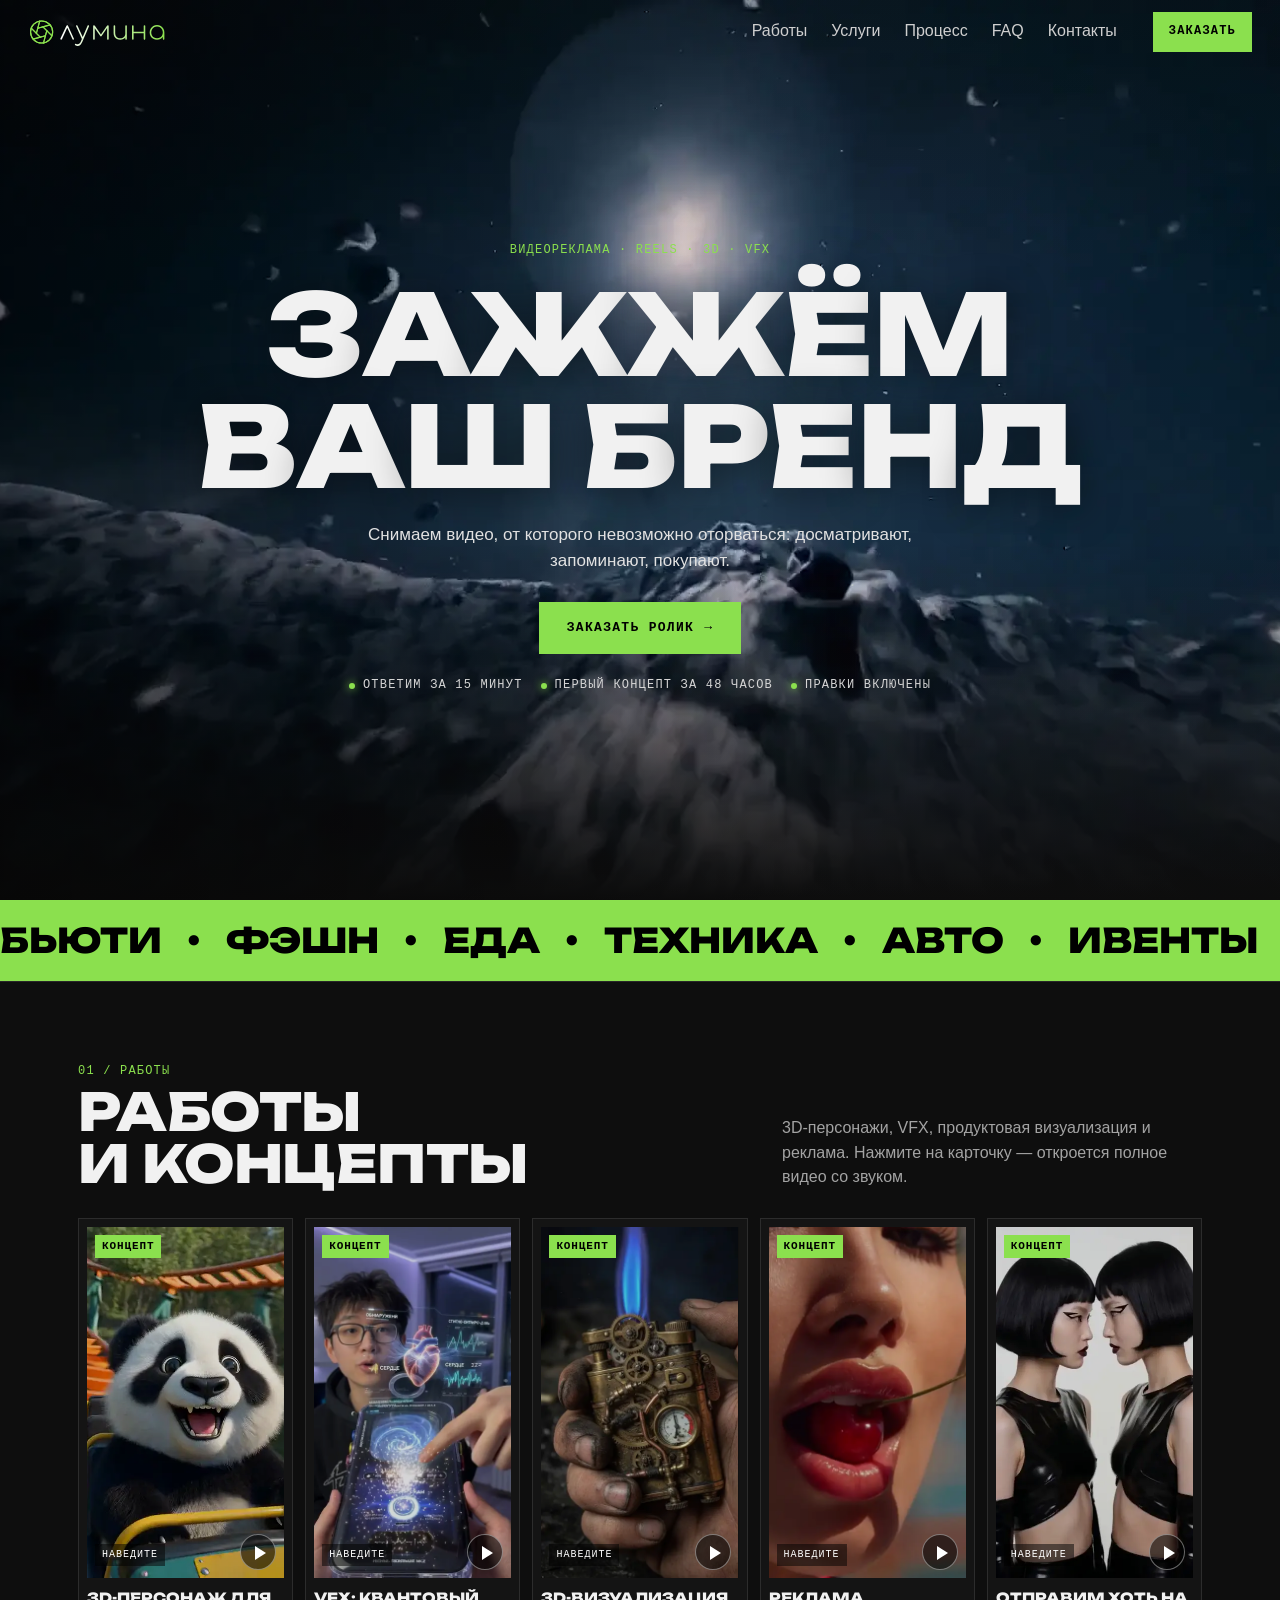
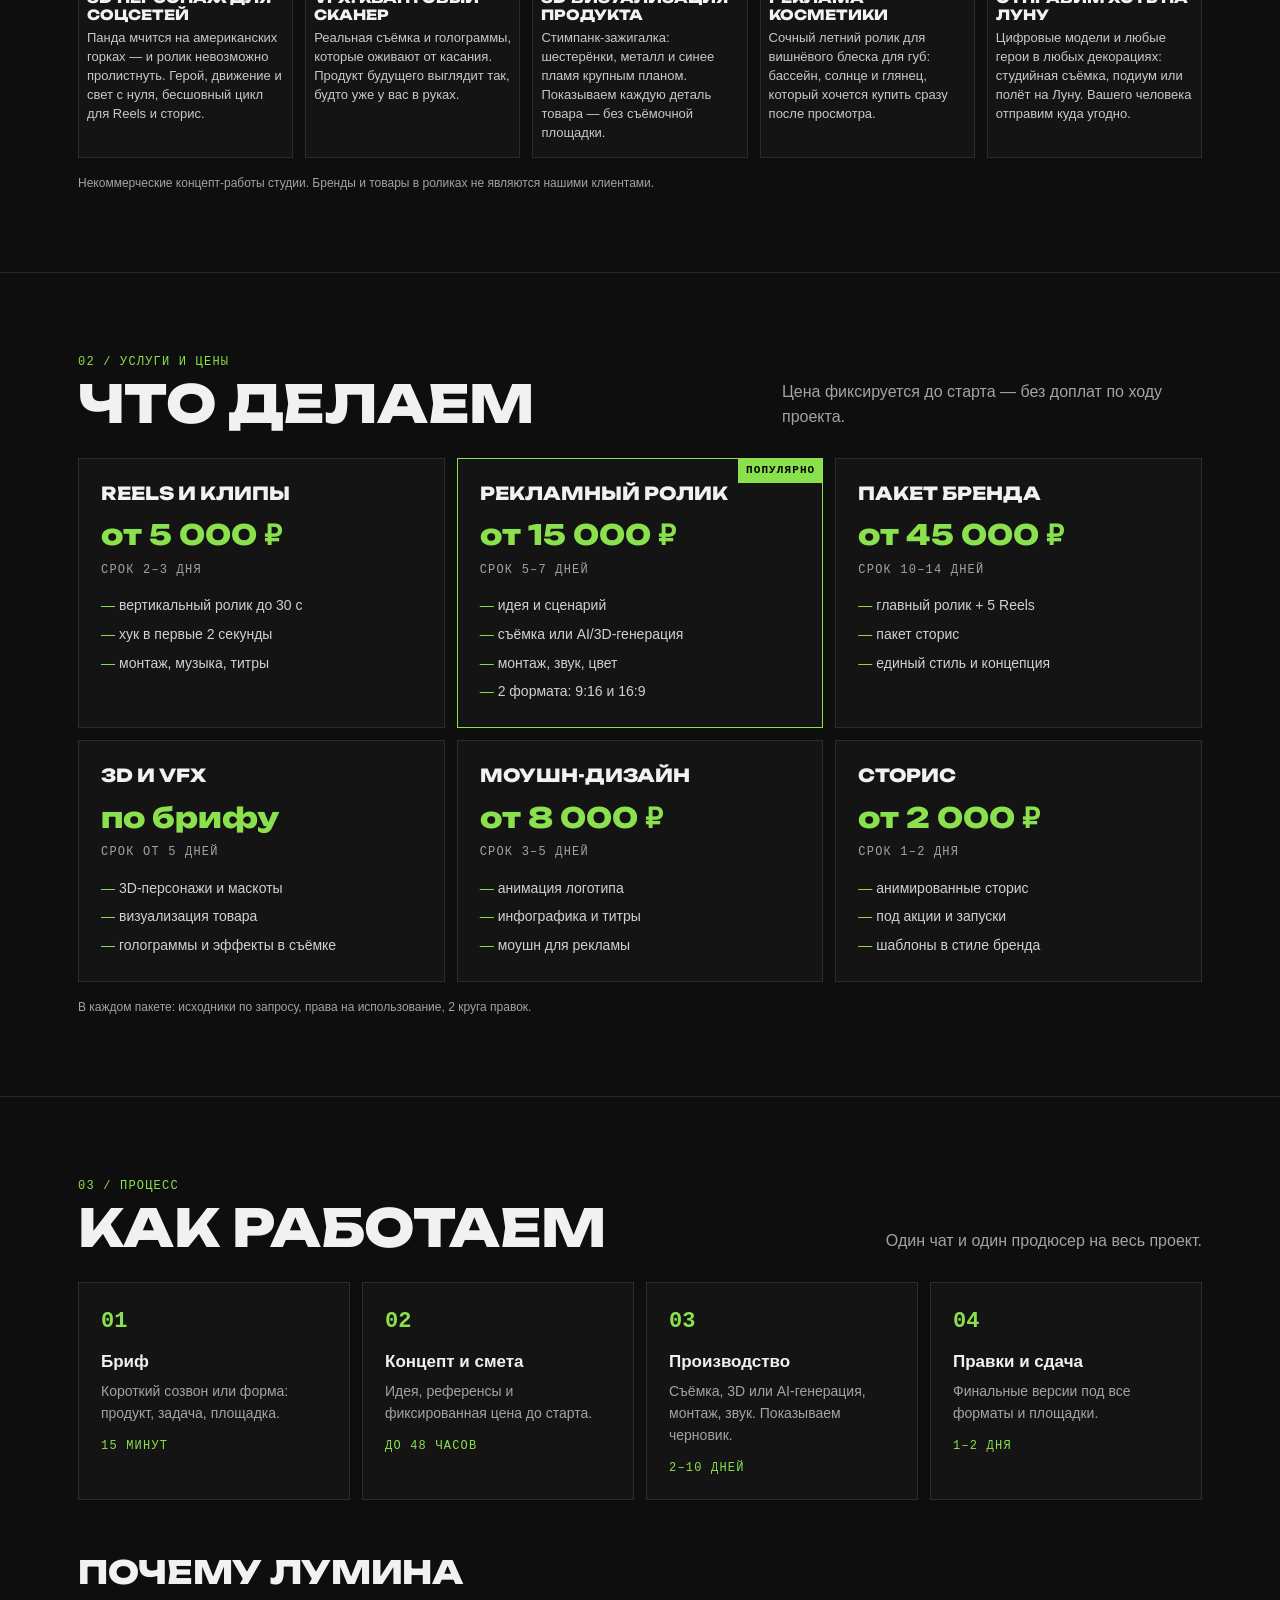
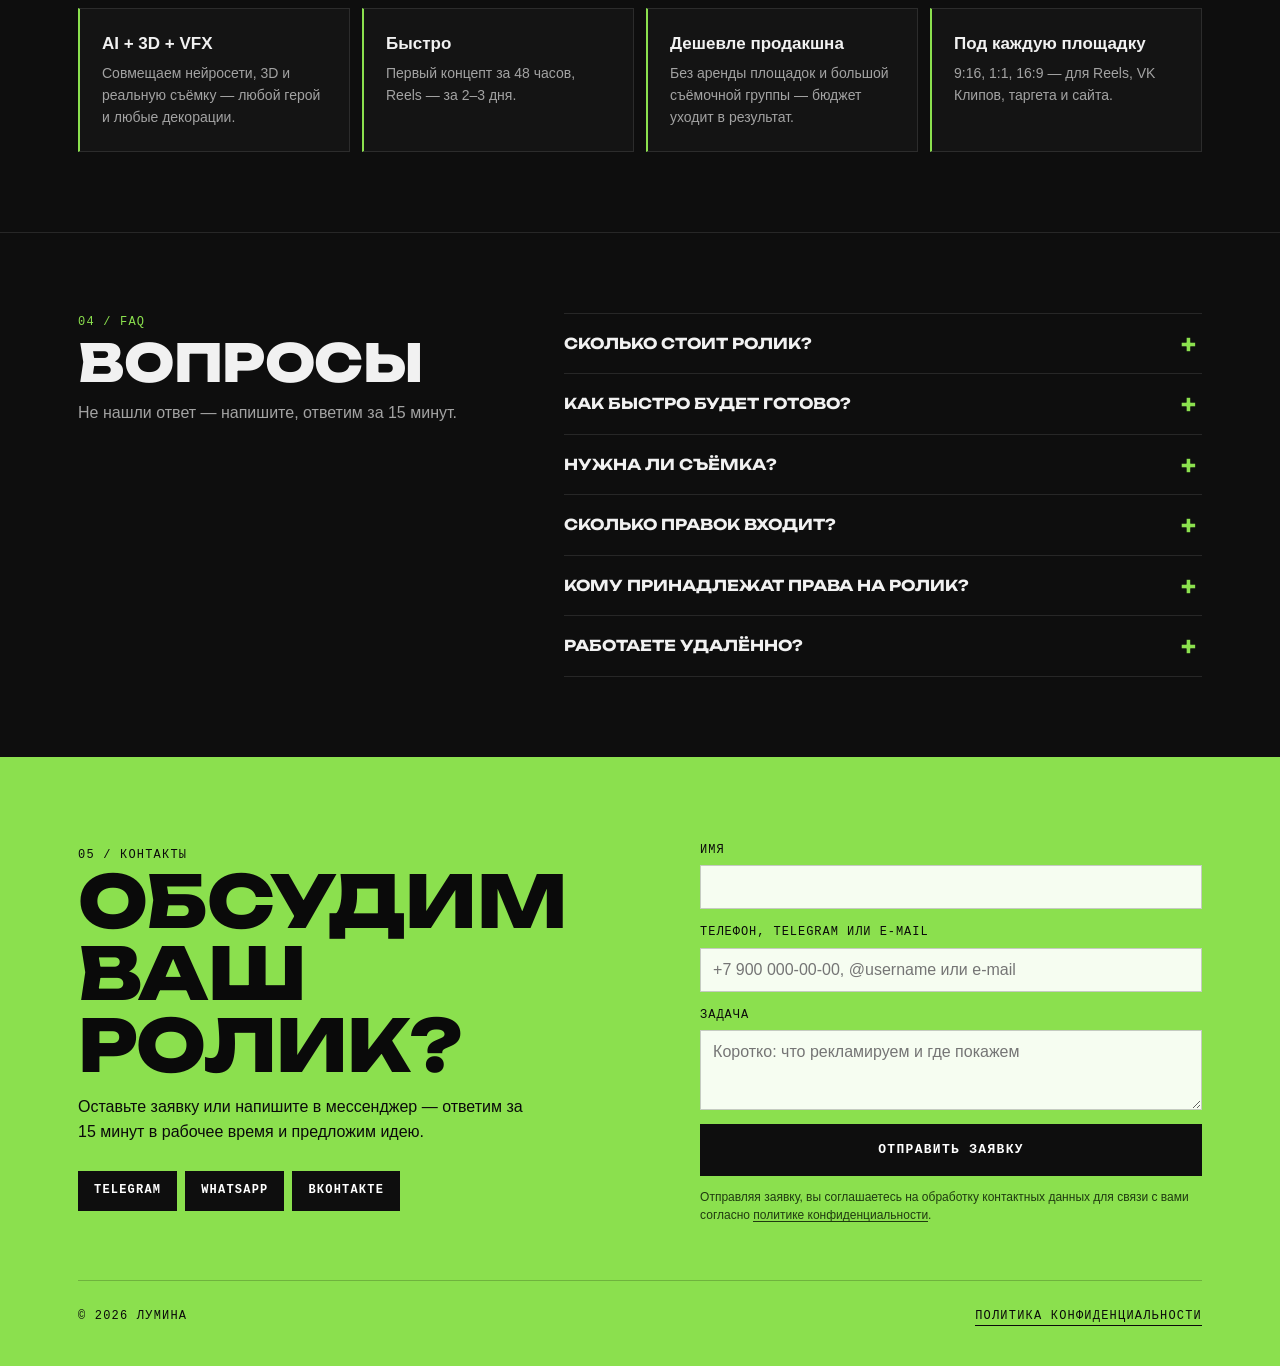
<file: index.html>
<!doctype html>
<html lang="ru">
<head>
<meta charset="utf-8">
<meta name="viewport" content="width=device-width,initial-scale=1,viewport-fit=cover">
<title>Лумина — видеореклама, Reels, 3D и VFX для брендов</title>
<meta name="description" content="Видеостудия «Лумина»: рекламные ролики, Reels, 3D-визуализация и VFX для брендов. Первый концепт за 48 часов, фиксированная цена, правки включены.">
<meta name="theme-color" content="#0e0e0e">
<link rel="preload" href="fonts/unb-cyr.woff2" as="font" type="font/woff2" crossorigin>
<link rel="preload" href="media/bg-m.webp?v=17" as="image" media="(max-width:767px)" fetchpriority="high">
<link rel="preload" href="media/bg.webp?v=17" as="image" media="(min-width:768px)" fetchpriority="high">
<link rel="icon" href="favicon.svg?v=17" type="image/svg+xml">
<link rel="icon" href="favicon-32.png?v=17" sizes="32x32">
<link rel="apple-touch-icon" href="apple-touch-icon.png?v=17">
<link rel="canonical" href="http://186.246.47.144:8081/">
<meta property="og:type" content="website">
<meta property="og:title" content="Лумина — видеореклама, Reels, 3D и VFX">
<meta property="og:description" content="Ролики, которые досматривают. Первый концепт за 48 часов.">
<meta property="og:image" content="http://186.246.47.144:8081/og.png?v=17">
<meta property="og:image:width" content="1200">
<meta property="og:image:height" content="630">
<meta property="og:url" content="http://186.246.47.144:8081/">
<meta property="og:site_name" content="Лумина">
<meta property="og:locale" content="ru_RU">
<meta name="twitter:card" content="summary_large_image">
<style>@font-face{font-family:Disp;src:url(fonts/unb-cyr.woff2) format('woff2');font-weight:500 900;font-display:swap;unicode-range:U+0400-045F,U+2116}@font-face{font-family:Disp;src:url(fonts/unb-lat.woff2) format('woff2');font-weight:500 900;font-display:swap;unicode-range:U+0000-00FF,U+2000-206F,U+20BD}*{box-sizing:border-box;margin:0;padding:0}:root{--bg:#0e0e0e;--bg2:#141414;--fg:#f1f1f1;--mut:#a3a3a3;--line:rgba(255,255,255,.1);--acc:#8be04e;--acc2:#a6f06a;--mono:ui-monospace,SFMono-Regular,Menlo,Consolas,monospace;--sans:Inter,-apple-system,BlinkMacSystemFont,"Segoe UI",Roboto,Arial,sans-serif;--ease:cubic-bezier(.2,.7,.2,1)}html{scroll-behavior:smooth;scroll-padding-top:72px;-webkit-text-size-adjust:100%}body{background:var(--bg);color:var(--fg);font:16px/1.55 var(--sans);-webkit-font-smoothing:antialiased;overflow-x:hidden}a{color:inherit}button{font:inherit;color:inherit;background:none;border:0;cursor:pointer}.mono{font-family:var(--mono);font-size:12px;letter-spacing:.1em;text-transform:uppercase}.disp{font-family:Disp,var(--sans);font-weight:800;text-transform:uppercase;line-height:1;letter-spacing:-.01em}.acc{color:var(--acc)}.mut{color:var(--mut)}.wrap{width:100%;max-width:1180px;margin:0 auto;padding:0 18px}.prog{position:fixed;left:0;top:0;height:2px;width:100%;background:var(--acc);transform-origin:0 50%;transform:scaleX(0);z-index:60;box-shadow:0 0 10px var(--acc)}.hd{position:fixed;top:0;left:0;right:0;z-index:50;height:64px;display:flex;align-items:center;gap:18px;padding:0 18px;border-bottom:1px solid transparent;transition:background .3s,border-color .3s}.hd.s{background:rgba(14,14,14,.82);-webkit-backdrop-filter:blur(14px);backdrop-filter:blur(14px);border-color:var(--line)}.logo{display:inline-flex;align-items:center;text-decoration:none}.logo-svg{height:30px;width:auto;display:block}.nav{display:none;gap:4px;margin-left:auto}.nav a{position:relative;text-decoration:none;color:#cfcfcf;padding:8px 10px;transition:color .2s}.nav a:after{content:"";position:absolute;left:10px;right:10px;bottom:4px;height:1px;background:var(--acc);transform:scaleX(0);transform-origin:right;transition:transform .35s var(--ease)}.nav a:hover,.nav a.on{color:#fff}.nav a:hover:after,.nav a.on:after{transform:scaleX(1);transform-origin:left}.hd .btn{margin-left:auto}.bg{position:absolute;inset:0;z-index:-1;background:#05070a url(media/bg-m.webp?v=17) center/cover;overflow:hidden}@media(min-width:768px){.bg{background-image:url(media/bg.webp?v=17)}}.bg video{width:100%;height:100%;object-fit:cover;opacity:0;transition:opacity 1.2s;filter:saturate(1.15) contrast(1.05)}.bg video.on{opacity:1}.bg:after{content:"";position:absolute;inset:0;background:linear-gradient(90deg,rgba(0,0,0,.5),rgba(0,0,0,.1) 60%),linear-gradient(rgba(14,14,14,.35),transparent 30%,transparent 60%,var(--bg))}.hero{position:relative;isolation:isolate;min-height:100svh;display:flex;flex-direction:column;justify-content:center;align-items:center;text-align:center;padding:96px 18px 60px}.kick{margin-bottom:18px}.hero h1{font-size:clamp(40px,10vw,112px);text-shadow:0 4px 40px rgba(0,0,0,.45);cursor:default}.sub{color:#e2e2e2;max-width:560px;margin:20px auto 28px;font-size:17px}.trust{display:flex;flex-wrap:wrap;justify-content:center;gap:8px 18px;margin-top:22px;color:#d6d6d6;font-size:12px}.trust li{list-style:none;display:flex;align-items:center;gap:8px}.trust li:before{content:"";width:6px;height:6px;border-radius:50%;background:var(--acc);box-shadow:0 0 8px var(--acc)}.btn{position:relative;overflow:hidden;isolation:isolate;display:inline-flex;align-items:center;justify-content:center;height:52px;padding:0 28px;font-family:var(--mono);font-size:13px;font-weight:700;letter-spacing:.1em;text-transform:uppercase;text-decoration:none;transition:color .3s,background .3s,border-color .3s}.btn:before{content:"";position:absolute;inset:0;z-index:-1;background:#fff;transform:scaleX(0);transform-origin:right;transition:transform .45s cubic-bezier(.7,0,.2,1)}.btn-acc{background:var(--acc);color:#000}.btn-ol{border:1px solid rgba(255,255,255,.35);color:#fff}.btn-dark{background:#0e0e0e;color:#fff}.btn-sm{height:40px;padding:0 16px;font-size:12px}.w{width:100%}.btn .roll{display:inline-block;position:relative;overflow:hidden;height:1.3em;line-height:1.3em;vertical-align:middle}.btn .roll>span{display:block;transition:transform .4s cubic-bezier(.7,0,.2,1)}.btn .roll>span+span{position:absolute;left:0;top:100%}.btn-arr .arr{display:inline-block;margin-left:10px;transition:transform .35s var(--ease)}.btn[disabled]{opacity:.75;cursor:progress}.btn.loading .roll>span:first-child:after{content:"";display:inline-block;width:10px;height:10px;margin-left:8px;border:2px solid currentColor;border-right-color:transparent;border-radius:50%;animation:spin .7s linear infinite;vertical-align:-1px}@keyframes spin{to{transform:rotate(360deg)}}.tick{background:var(--acc);color:#000;overflow:hidden;white-space:nowrap;padding:14px 0;contain:content}.tick-tr{display:inline-flex;animation:tk 32s linear infinite;will-change:transform}.tick span{font-family:Disp,var(--sans);font-weight:800;font-size:clamp(20px,3vw,34px);text-transform:uppercase;padding-right:.4em}.tick i{font-style:normal;padding:0 .5em}@keyframes tk{to{transform:translateX(-50%)}}.sec{padding:84px 0;border-top:1px solid var(--line)}.sh{display:grid;gap:12px;margin-bottom:32px}.sh h2{font-size:clamp(30px,5.4vw,60px)}.sh p{color:var(--mut);max-width:420px}.lbl{color:var(--acc);font-size:12px;margin-bottom:6px;display:block}.cgrid{display:flex;overflow-x:auto;scroll-snap-type:x mandatory;scroll-padding:0 18px;gap:12px;margin:0 -18px;padding:4px 18px 10px;scrollbar-width:none}.cgrid::-webkit-scrollbar{display:none}.case{flex:0 0 66%;scroll-snap-align:start;border:1px solid var(--line);background:var(--bg2);padding:8px 8px 14px;cursor:pointer;transition:border-color .3s,box-shadow .3s,transform .35s var(--ease)}.cv{position:relative;aspect-ratio:9/16;overflow:hidden;background:#111;margin-bottom:12px}.cv video{width:100%;height:100%;object-fit:cover;display:block;filter:brightness(.85);transition:filter .4s,transform .6s var(--ease)}.cv .tag{position:absolute;top:8px;left:8px}.tag{font-family:var(--mono);font-size:11px;font-weight:700;letter-spacing:.08em;text-transform:uppercase;color:#000;background:var(--acc);padding:3px 7px}.play{position:absolute;right:8px;bottom:8px;width:36px;height:36px;border-radius:50%;background:rgba(0,0,0,.55);border:1px solid rgba(255,255,255,.4);transition:background .25s,transform .3s}.play:after{content:"";position:absolute;left:14px;top:11px;border-left:11px solid #fff;border-top:7px solid transparent;border-bottom:7px solid transparent}.case h3{font-family:Disp,var(--sans);font-weight:800;text-transform:uppercase;font-size:14px;line-height:1.2;margin-bottom:6px}.case p{font-size:13px;color:#c8c8c8;line-height:1.45}.foot{color:var(--mut);font-size:12px;margin-top:16px}.svc{display:grid;gap:12px}.sv{position:relative;border:1px solid var(--line);background:var(--bg2);padding:24px 22px;display:flex;flex-direction:column;transition:border-color .3s,box-shadow .3s,transform .3s}.sv.hot{border-color:var(--acc)}.sv .badge{position:absolute;top:-1px;right:-1px;background:var(--acc);color:#000;padding:4px 8px;font-size:11px;font-weight:700}.sv h3{font-family:Disp,var(--sans);font-weight:800;text-transform:uppercase;font-size:18px;line-height:1.15}.price{font-family:Disp,var(--sans);font-weight:800;font-size:28px;color:var(--acc);margin:10px 0 4px;transition:text-shadow .3s}.term{color:var(--mut);font-size:12px}.sv ul{list-style:none;margin:16px 0 0;display:grid;gap:7px;font-size:14px;color:#d0d0d0}.sv li{padding-left:18px;position:relative}.sv li:before{content:"—";position:absolute;left:0;color:var(--acc)}.note{color:var(--mut);font-size:12px;margin-top:16px}.steps,.why{display:grid;gap:12px;counter-reset:s}.st,.wy{border:1px solid var(--line);background:var(--bg2);padding:22px}.st b{display:block;font-family:var(--mono);color:var(--acc);font-size:22px;margin-bottom:10px}.st h3,.wy h3{font-size:17px;margin-bottom:6px}.st p,.wy p{color:var(--mut);font-size:14px}.st .mono{display:block;margin-top:12px;color:var(--acc)}.wy{border-left:2px solid var(--acc)}.faq{border-top:1px solid var(--line)}.faq details{border-bottom:1px solid var(--line)}.faq summary{list-style:none;cursor:pointer;padding:20px 40px 20px 0;position:relative;font-family:Disp,var(--sans);font-weight:700;text-transform:uppercase;font-size:15px;line-height:1.3;transition:color .2s}.faq summary::-webkit-details-marker{display:none}.faq summary:after{content:"+";position:absolute;right:6px;top:15px;font-size:24px;color:var(--acc);transition:transform .3s}.faq details[open] summary:after{transform:rotate(45deg)}.faq details p{padding:0 0 20px;color:#c8c8c8;max-width:760px}.cta{background:var(--acc);color:#0a0a0a;padding:84px 0 40px}.cta h2{font-size:clamp(32px,6vw,72px);margin-bottom:14px}.cta .lead{max-width:460px;margin-bottom:26px}.cgrid2{display:grid;gap:36px}.ms{display:flex;flex-wrap:wrap;gap:8px;margin-top:20px}.lf label{display:block;margin-bottom:14px;font-family:var(--mono);font-size:12px;letter-spacing:.08em;text-transform:uppercase}.lf input,.lf textarea{display:block;width:100%;margin-top:6px;border:1px solid var(--line);background:#1a1a1a;color:#fff;font:16px var(--sans);padding:12px;outline:0;resize:vertical;letter-spacing:0;text-transform:none;transition:border-color .2s}.lf input:focus,.lf textarea:focus{border-color:var(--acc)}.cta .lf input,.cta .lf textarea{background:rgba(255,255,255,.92);border-color:rgba(0,0,0,.2);color:#111}.cta .lf input:focus,.cta .lf textarea:focus{border-color:#000}input.bad,textarea.bad{border-color:#e53935!important}.fhint{display:block;color:#ff8a8a;font-size:12px;margin-top:5px;text-transform:none;letter-spacing:.02em}.cta .fhint{color:#8b0000}.ferr{background:rgba(255,77,77,.1);border:1px solid rgba(255,90,90,.55);color:#ffb0b0;font-size:14px;padding:10px 12px;margin:12px 0 0}.cta .ferr{color:#7a0000;background:rgba(255,255,255,.6);border-color:#b00020}.tiny{font-size:12px;color:var(--mut);margin-top:12px;line-height:1.5}.cta .tiny{color:#1f3a10}.tiny a{color:inherit}.thanks{padding:20px 0}.thanks h3{font-size:30px;margin-bottom:8px}.thanks p{margin-bottom:16px}.ft{display:flex;flex-wrap:wrap;justify-content:space-between;gap:10px;padding:26px 0 0;margin-top:56px;border-top:1px solid rgba(0,0,0,.2);font-size:12px}.ul{text-decoration:none;background:linear-gradient(currentColor,currentColor) 0 100%/100% 1px no-repeat;transition:background-size .35s}.modal{position:fixed;inset:0;z-index:70;background:rgba(0,0,0,.8);-webkit-backdrop-filter:blur(8px);backdrop-filter:blur(8px);display:flex;align-items:center;justify-content:center;padding:16px}.modal[hidden]{display:none}.m-in{position:relative;width:min(460px,100%);background:#121212;border:1px solid var(--line);border-top:2px solid var(--acc);padding:30px 22px 22px;max-height:100%;overflow:auto}.m-in h3{font-size:22px;margin-bottom:18px}.m-in .thanks p{color:var(--mut)}.x{position:absolute;top:6px;right:8px;font-size:30px;width:44px;height:44px;color:#fff;transition:transform .3s,color .2s}.lb-in{position:relative;display:flex;flex-direction:column;align-items:center;gap:8px;max-height:100%}.lb video{max-height:calc(100svh - 80px);max-width:100%;aspect-ratio:9/16;background:#000;border:1px solid var(--line)}.lb .x{top:-4px;right:-50px}.lb-t{color:var(--mut)}@media(max-width:600px){.lb .x{right:0;top:-46px}}.hero h1 .w{white-space:nowrap}.hero h1 .c{display:inline-block;position:relative}.hero h1 .c.sc{color:transparent;text-shadow:none}.hero h1 .c.sc:after{content:attr(data-c);position:absolute;inset:0;display:flex;align-items:center;justify-content:center;color:var(--acc);font-family:var(--mono);font-weight:700;text-shadow:0 0 14px var(--acc),0 0 3px #e9ffd9}.js .rv{opacity:0;transform:translateY(24px);transition:opacity .7s var(--ease),transform .7s var(--ease)}.js .rv.in{opacity:1;transform:none}.cur-dot,.cur-ring{position:fixed;left:0;top:0;pointer-events:none;z-index:100;border-radius:50%;opacity:0;transition:opacity .3s}.cur-dot{width:6px;height:6px;margin:-3px 0 0 -3px;background:var(--acc)}.cur-ring{width:34px;height:34px;margin:-17px 0 0 -17px;border:1px solid rgba(139,224,78,.6);display:flex;align-items:center;justify-content:center;transition:opacity .3s,width .3s,height .3s,margin .3s,background .3s}.cur-ring span{font-family:var(--mono);font-size:10px;font-weight:700;letter-spacing:.1em;text-transform:uppercase;color:#000;opacity:0;transition:opacity .2s}.cur-on .cur-dot,.cur-on .cur-ring{opacity:1}.cur-ring.big{width:54px;height:54px;margin:-27px 0 0 -27px;background:rgba(139,224,78,.12)}.cur-ring.view{width:84px;height:84px;margin:-42px 0 0 -42px;background:var(--acc)}.cur-ring.view span{opacity:1}.cur-hide .cur-dot,.cur-hide .cur-ring{opacity:0}.logo-svg>g{transform-box:fill-box;transform-origin:center;transition:transform .8s var(--ease)}@media(hover:hover) and (pointer:fine){.btn:hover:before{transform:scaleX(1);transform-origin:left}.btn-acc:hover,.btn-ol:hover{color:#000;border-color:#fff}.btn-dark:hover{color:#000}.btn:hover .roll>span{transform:translateY(-100%)}.btn-arr:hover .arr{transform:translateX(5px)}.x:hover{transform:rotate(90deg);color:var(--acc)}.logo:hover .logo-svg>g{transform:rotate(120deg)}.sv:hover{border-color:var(--acc);box-shadow:0 0 0 1px rgba(139,224,78,.3),0 12px 40px -14px rgba(139,224,78,.45);transform:translateY(-4px)}.sv:hover .price{text-shadow:0 0 18px rgba(139,224,78,.6)}.case:hover,.case:focus-visible{border-color:var(--acc);transform:translateY(-6px);box-shadow:0 0 0 1px rgba(139,224,78,.35),0 16px 40px -14px rgba(139,224,78,.5);outline:0}.case:hover .cv video{filter:none;transform:scale(1.04)}.case:hover .play{background:var(--acc);transform:scale(1.1)}.case:hover .play:after{border-left-color:#000}.faq summary:hover{color:var(--acc)}.ul:hover{background-size:0 1px;background-position:100% 100%}.st,.wy{transition:border-color .3s}.st:hover,.wy:hover{border-color:rgba(139,224,78,.5)}body.cur-on,body.cur-on *{cursor:none!important}body.cur-on input,body.cur-on textarea{cursor:text!important}}@media(min-width:720px){.hd{padding:0 28px}.wrap{padding:0 28px}.logo-svg{height:34px}.cgrid{display:grid;grid-template-columns:repeat(5,1fr);overflow:visible;margin:0;padding:0}.case{padding:8px 8px 14px}.svc{grid-template-columns:repeat(2,1fr)}.steps,.why{grid-template-columns:repeat(2,1fr)}.sh{grid-template-columns:1fr auto;align-items:end}.sec{padding:110px 0}}@media(min-width:1000px){.nav{display:flex}.hd .btn{margin-left:0}.svc{grid-template-columns:repeat(3,1fr)}.steps,.why{grid-template-columns:repeat(4,1fr)}.cgrid2{grid-template-columns:1.1fr 1fr;gap:70px;align-items:start}}@media(prefers-reduced-motion:reduce){*,*:before,*:after{animation:none!important;transition:none!important}html{scroll-behavior:auto}.js .rv{opacity:1;transform:none}.cur-dot,.cur-ring{display:none}}.sub-h{font-size:clamp(22px,3vw,32px);margin:56px 0 20px}@media(min-width:720px){.sec{padding:80px 0}.sh{margin-bottom:28px}.sh h2{font-size:clamp(30px,4.4vw,52px)}}@media(min-width:1000px){.faqw{display:grid;grid-template-columns:1fr 1.5fr;gap:60px;align-items:start}.faqw .sh{grid-template-columns:1fr;position:sticky;top:96px}}@media(min-width:1000px){.nav+.btn{margin-left:8px}}@media(max-width:719px){.svc{display:flex;overflow-x:auto;scroll-snap-type:x mandatory;scroll-padding:0 18px;margin:0 -18px;padding:4px 18px 10px;scrollbar-width:none}.svc::-webkit-scrollbar{display:none}.sv{flex:0 0 80%;scroll-snap-align:start}.steps,.why{grid-template-columns:1fr 1fr;gap:8px}.st,.wy{padding:16px}.st b{font-size:18px;margin-bottom:6px}.st h3,.wy h3{font-size:15px}.st p,.wy p{font-size:13px}.sec{padding:64px 0}.sub-h{margin-top:40px}}.hint{display:none}@media(hover:hover) and (pointer:fine){.hint{display:block;position:absolute;left:8px;bottom:12px;font-size:10px;color:#fff;background:rgba(0,0,0,.5);padding:3px 7px;transition:opacity .3s}.case.pl .hint,.case:hover .hint{opacity:0}}</style>
<script>document.documentElement.className='js'</script>
</head>
<body>
<div class="prog" id="prog" aria-hidden="true"></div>
<header class="hd" id="hd">
  <a href="#top" class="logo" aria-label="Лумина — наверх"><svg class="logo-svg" role="img" aria-label="Лумина" xmlns="http://www.w3.org/2000/svg" viewBox="0 0 331 80"><defs><linearGradient id="lmg" x1="0" x2="1"><stop offset="0" stop-color="#ffffff"/><stop offset="1" stop-color="#8be04e"/></linearGradient><filter id="lglow" x="-60%" y="-60%" width="220%" height="220%"><feGaussianBlur stdDeviation="1.4" result="b"/><feMerge><feMergeNode in="b"/><feMergeNode in="SourceGraphic"/></feMerge></filter></defs><g filter="url(#lglow)"><circle cx="32" cy="40" r="26" fill="none" stroke="#8be04e" stroke-width="2.6"/><line x1="44.28" y1="36.68" x2="36.53" y2="65.60" stroke="#8be04e" stroke-width="2.6" stroke-linecap="round"/><line x1="41.01" y1="48.97" x2="12.09" y2="56.72" stroke="#8be04e" stroke-width="2.6" stroke-linecap="round"/><line x1="28.73" y1="52.29" x2="7.56" y2="31.12" stroke="#8be04e" stroke-width="2.6" stroke-linecap="round"/><line x1="19.72" y1="43.32" x2="27.47" y2="14.40" stroke="#8be04e" stroke-width="2.6" stroke-linecap="round"/><line x1="22.99" y1="31.03" x2="51.91" y2="23.28" stroke="#8be04e" stroke-width="2.6" stroke-linecap="round"/><line x1="35.27" y1="27.71" x2="56.44" y2="48.88" stroke="#8be04e" stroke-width="2.6" stroke-linecap="round"/></g><path d="M92.166 24.024Q92.786 24.024 93.344 24.334Q93.902 24.644 94.15 25.326L108.1 55.644Q108.41 56.264 108.131 56.946Q107.852 57.628 107.17 57.938Q106.488 58.248 105.775 58.0Q105.062 57.752 104.752 57.07L91.112 27.0H93.654L79.766 57.008Q79.456 57.69 78.68100000000001 57.938Q77.906 58.186 77.224 57.876Q76.542 57.566 76.29400000000001 56.884Q76.046 56.202 76.294 55.582L90.43 25.326Q91.112 24.024 92.166 24.024ZM117.098 72.818Q115.548 72.88 114.122 72.384Q112.696 71.888 111.27 71.082Q110.464 70.586 110.309 69.78Q110.154 68.974 110.774 68.292Q111.33200000000001 67.672 112.107 67.765Q112.882 67.858 113.688 68.292Q114.494 68.726 115.238 68.943Q115.982 69.16 116.974 69.098Q119.144 68.974 121.035 67.269Q122.926 65.564 124.29 62.402L140.1 25.264000000000003Q140.41 24.520000000000003 141.123 24.241000000000003Q141.836 23.962000000000003 142.58 24.272Q143.324 24.582 143.603 25.264Q143.882 25.945999999999998 143.572 26.752L127.638 63.766Q125.902 67.92 123.143 70.307Q120.384 72.694 117.098 72.818ZM129.25 57.194Q128.44400000000002 57.566 127.82400000000001 57.38Q127.20400000000001 57.194 126.83200000000001 56.388L113.254 26.628Q112.882 25.822000000000003 113.06800000000001 25.202Q113.254 24.582 114.06 24.21Q114.866 23.838 115.486 24.024Q116.10600000000001 24.21 116.47800000000001 25.016L130.056 54.775999999999996Q130.428 55.582 130.24200000000002 56.202Q130.056 56.822 129.25 57.194ZM155.174 58.0Q154.306 58.0 153.81 57.504000000000005Q153.31400000000002 57.008 153.31400000000002 56.14V25.945999999999998Q153.31400000000002 25.016 153.81 24.551Q154.306 24.086 155.174 24.086Q156.538 24.086 157.344 25.326L171.604 46.034L185.864 25.326Q186.67000000000002 24.086 188.034 24.086Q188.90200000000002 24.086 189.39800000000002 24.551Q189.894 25.016 189.894 25.945999999999998V56.14Q189.894 57.008 189.39800000000002 57.504000000000005Q188.90200000000002 58.0 188.034 58.0Q187.104 58.0 186.639 57.504000000000005Q186.174 57.008 186.174 56.14V27.806L187.72400000000002 28.302L173.154 49.568Q172.53400000000002 50.374 171.604 50.374Q170.674 50.374 170.054 49.568L155.422 28.55L157.03400000000002 28.054V56.14Q157.03400000000002 57.07 156.56900000000002 57.535Q156.104 58.0 155.174 58.0ZM217.12 58.434Q212.6458360655738 58.434 209.1169180327869 56.605Q205.58800000000002 54.775999999999996 203.51100000000002 51.242Q201.43400000000003 47.708 201.43400000000003 42.624V25.945999999999998Q201.43400000000003 25.16284210526316 201.96720000000002 24.62442105263158Q202.5004 24.086 203.27596363636366 24.086Q204.10000000000002 24.086 204.627 24.62442105263158Q205.15400000000002 25.16284210526316 205.15400000000002 25.945999999999998V42.624Q205.15400000000002 46.653999999999996 206.72495530726258 49.340666666666664Q208.29591061452516 52.02733333333333 211.00330167597767 53.370666666666665Q213.71069273743018 54.714 217.12 54.714Q220.4428125 54.714 223.12140625 53.412Q225.8 52.11 227.35000000000002 49.912444444444446Q228.90000000000003 47.71488888888889 228.90000000000003 44.918H232.0Q231.752 48.762 229.70600000000002 51.831Q227.66000000000003 54.9 224.39321637426903 56.667Q221.12643274853804 58.434 217.12 58.434ZM230.78480000000002 58.0Q229.94160000000002 58.0 229.42080000000004 57.473Q228.90000000000003 56.946 228.90000000000003 56.14V25.945999999999998Q228.90000000000003 25.078000000000003 229.42080000000004 24.582Q229.94160000000002 24.086 230.78480000000002 24.086Q231.62800000000001 24.086 232.12400000000002 24.582Q232.62 25.078000000000003 232.62 25.945999999999998V56.14Q232.62 56.946 232.12400000000002 57.473Q231.62800000000001 58.0 230.78480000000002 58.0ZM274.106 58.0Q273.2952307692308 58.0 272.77061538461544 57.473Q272.24600000000004 56.946 272.24600000000004 56.14V25.945999999999998Q272.24600000000004 25.087538461538465 272.77061538461544 24.58676923076923Q273.2952307692308 24.086 274.106 24.086Q274.9605945945946 24.086 275.46329729729734 24.58676923076923Q275.966 25.087538461538465 275.966 25.945999999999998V56.14Q275.966 56.946 275.46329729729734 57.473Q274.9605945945946 58.0 274.106 58.0ZM246.65803636363637 58.0Q245.834 58.0 245.30700000000002 57.473Q244.78000000000003 56.946 244.78000000000003 56.14V25.945999999999998Q244.78000000000003 25.087538461538465 245.30080000000004 24.58676923076923Q245.82160000000002 24.086 246.6648 24.086Q247.508 24.086 248.00400000000002 24.58676923076923Q248.50000000000003 25.087538461538465 248.50000000000003 25.945999999999998V56.14Q248.50000000000003 56.946 247.9910363636364 57.473Q247.48207272727274 58.0 246.65803636363637 58.0ZM247.69400000000002 42.934V39.586H273.796V42.934ZM303.626 58.372Q298.66008040201007 58.372 294.72604020100505 56.109Q290.792 53.846000000000004 288.529 49.92094634146342Q286.266 45.99589268292683 286.266 41.074Q286.266 36.096222222222224 288.5403718592965 32.17622222222222Q290.814743718593 28.256222222222224 294.7403718592965 25.98511111111111Q298.666 23.714 303.6159222614841 23.714Q308.5658445229682 23.714 312.4819222614841 25.977Q316.39799999999997 28.240000000000002 318.66099999999994 32.17700000000001Q320.924 36.114000000000004 320.924 41.074L319.374 43.554Q319.374 47.7543779527559 317.30514509803925 51.108846456692916Q315.2362901960784 54.46331496062992 311.6852705882353 56.41765748031496Q308.13425098039215 58.372 303.626 58.372ZM303.6233043478261 54.9Q307.532 54.9 310.601 53.071Q313.67 51.242 315.437 48.10433644859813Q317.204 44.96667289719626 317.204 41.06936448598131Q317.204 37.106 315.42272772277227 33.97687248322148Q313.6414554455445 30.847744966442953 310.58304455445545 29.016872483221476Q307.52463366336633 27.186 303.626 27.186Q299.7836644295302 27.186 296.6828322147651 29.015Q293.582 30.844 291.784 33.96321126760563Q289.986 37.082422535211265 289.986 41.064394366197185Q289.986 44.980000000000004 291.784 48.111000000000004Q293.582 51.242 296.682 53.071Q299.782 54.9 303.6233043478261 54.9ZM319.09499999999997 58.0Q318.258 58.0 317.731 57.48605263157894Q317.204 56.97210526315789 317.204 56.14V44.794L318.382 41.074H320.924V56.14Q320.924 56.97210526315789 320.428 57.48605263157894Q319.932 58.0 319.09499999999997 58.0Z" fill="url(#lmg)"/></svg></a>
  <nav class="nav" aria-label="Навигация">
    <a href="#works">Работы</a><a href="#services">Услуги</a><a href="#process">Процесс</a><a href="#faq">FAQ</a><a href="#contact">Контакты</a>
  </nav>
  <button class="btn btn-acc btn-sm" data-lead data-magnet>Заказать</button>
</header>
<main>
  <section class="hero" id="top">
    <div class="bg" aria-hidden="true"><video id="bgv" muted loop playsinline preload="none" disablepictureinpicture></video></div>
    <p class="mono acc kick">Видеореклама · Reels · 3D · VFX</p>
    <h1 class="disp">Зажжём<br>ваш бренд</h1>
    <p class="sub">Снимаем видео, от которого невозможно оторваться: досматривают, запоминают, покупают.</p>
    <button class="btn btn-acc btn-arr" data-lead data-magnet>Заказать ролик</button>
    <ul class="trust mono"><li>Ответим за 15 минут</li><li>Первый концепт за 48 часов</li><li>Правки включены</li></ul>
  </section>

  <div class="tick" aria-hidden="true"><div class="tick-tr"><span>Бьюти <i>•</i> Фэшн <i>•</i> Еда <i>•</i> Техника <i>•</i> Авто <i>•</i> Ивенты <i>•</i> AI-видео <i>•</i> 3D <i>•</i> VFX <i>•</i> </span><span>Бьюти <i>•</i> Фэшн <i>•</i> Еда <i>•</i> Техника <i>•</i> Авто <i>•</i> Ивенты <i>•</i> AI-видео <i>•</i> 3D <i>•</i> VFX <i>•</i> </span></div></div>

  <section class="sec" id="works">
    <div class="wrap">
      <div class="sh"><div><span class="lbl mono">01 / Работы</span><h2 class="disp rv">Работы<br>и концепты</h2></div><p class="rv">3D-персонажи, VFX, продуктовая визуализация и реклама. Нажмите на карточку — откроется полное видео со звуком.</p></div>
      <div class="cgrid">
      <div class="case rv" tabindex="0" role="button" data-full="media/work-panda-full.mp4?v=17" data-title="3D-персонаж для соцсетей"><div class="cv"><video muted loop playsinline preload="none" poster="media/work-panda.webp?v=17" data-src="media/work-panda.mp4?v=17"></video><span class="tag">концепт</span><span class="hint mono" aria-hidden="true">наведите</span><span class="play" aria-hidden="true"></span></div><h3>3D-персонаж для соцсетей</h3><p>Панда мчится на американских горках — и ролик невозможно пролистнуть. Герой, движение и свет с нуля, бесшовный цикл для Reels и сторис.</p></div>
      <div class="case rv" tabindex="0" role="button" data-full="media/work-vfx-full.mp4?v=17" data-title="VFX: квантовый сканер"><div class="cv"><video muted loop playsinline preload="none" poster="media/work-vfx.webp?v=17" data-src="media/work-vfx.mp4?v=17"></video><span class="tag">концепт</span><span class="hint mono" aria-hidden="true">наведите</span><span class="play" aria-hidden="true"></span></div><h3>VFX: квантовый сканер</h3><p>Реальная съёмка и голограммы, которые оживают от касания. Продукт будущего выглядит так, будто уже у вас в руках.</p></div>
      <div class="case rv" tabindex="0" role="button" data-full="media/work-lighter-full.mp4?v=17" data-title="3D-визуализация продукта"><div class="cv"><video muted loop playsinline preload="none" poster="media/work-lighter.webp?v=17" data-src="media/work-lighter.mp4?v=17"></video><span class="tag">концепт</span><span class="hint mono" aria-hidden="true">наведите</span><span class="play" aria-hidden="true"></span></div><h3>3D-визуализация продукта</h3><p>Стимпанк-зажигалка: шестерёнки, металл и синее пламя крупным планом. Показываем каждую деталь товара — без съёмочной площадки.</p></div>
      <div class="case rv" tabindex="0" role="button" data-full="media/work-beauty-full.mp4?v=17" data-title="Реклама косметики"><div class="cv"><video muted loop playsinline preload="none" poster="media/work-beauty.webp?v=17" data-src="media/work-beauty.mp4?v=17"></video><span class="tag">концепт</span><span class="hint mono" aria-hidden="true">наведите</span><span class="play" aria-hidden="true"></span></div><h3>Реклама косметики</h3><p>Сочный летний ролик для вишнёвого блеска для губ: бассейн, солнце и глянец, который хочется купить сразу после просмотра.</p></div>
      <div class="case rv" tabindex="0" role="button" data-full="media/work-twins-full.mp4?v=17" data-title="Отправим хоть на Луну"><div class="cv"><video muted loop playsinline preload="none" poster="media/work-twins.webp?v=17" data-src="media/work-twins.mp4?v=17"></video><span class="tag">концепт</span><span class="hint mono" aria-hidden="true">наведите</span><span class="play" aria-hidden="true"></span></div><h3>Отправим хоть на Луну</h3><p>Цифровые модели и любые герои в любых декорациях: студийная съёмка, подиум или полёт на Луну. Вашего человека отправим куда угодно.</p></div>
      </div>
      <p class="foot">Некоммерческие концепт-работы студии. Бренды и товары в роликах не являются нашими клиентами.</p>
    </div>
  </section>

  <section class="sec" id="services">
    <div class="wrap">
      <div class="sh"><div><span class="lbl mono">02 / Услуги и цены</span><h2 class="disp rv">Что делаем</h2></div><p class="rv">Цена фиксируется до старта — без доплат по ходу проекта.</p></div>
      <div class="svc">
        <div class="sv rv"><h3>Reels и клипы</h3><p class="price">от 5 000 ₽</p><p class="term mono">срок 2–3 дня</p><ul><li>вертикальный ролик до 30 с</li><li>хук в первые 2 секунды</li><li>монтаж, музыка, титры</li></ul></div>
        <div class="sv hot rv"><span class="badge mono">популярно</span><h3>Рекламный ролик</h3><p class="price">от 15 000 ₽</p><p class="term mono">срок 5–7 дней</p><ul><li>идея и сценарий</li><li>съёмка или AI/3D-генерация</li><li>монтаж, звук, цвет</li><li>2 формата: 9:16 и 16:9</li></ul></div>
        <div class="sv rv"><h3>Пакет бренда</h3><p class="price">от 45 000 ₽</p><p class="term mono">срок 10–14 дней</p><ul><li>главный ролик + 5 Reels</li><li>пакет сторис</li><li>единый стиль и концепция</li></ul></div>
        <div class="sv rv"><h3>3D и VFX</h3><p class="price">по брифу</p><p class="term mono">срок от 5 дней</p><ul><li>3D-персонажи и маскоты</li><li>визуализация товара</li><li>голограммы и эффекты в съёмке</li></ul></div>
        <div class="sv rv"><h3>Моушн-дизайн</h3><p class="price">от 8 000 ₽</p><p class="term mono">срок 3–5 дней</p><ul><li>анимация логотипа</li><li>инфографика и титры</li><li>моушн для рекламы</li></ul></div>
        <div class="sv rv"><h3>Сторис</h3><p class="price">от 2 000 ₽</p><p class="term mono">срок 1–2 дня</p><ul><li>анимированные сторис</li><li>под акции и запуски</li><li>шаблоны в стиле бренда</li></ul></div>
      </div>
      <p class="note">В каждом пакете: исходники по запросу, права на использование, 2 круга правок.</p>
    </div>
  </section>

  <section class="sec" id="process">
    <div class="wrap">
      <div class="sh"><div><span class="lbl mono">03 / Процесс</span><h2 class="disp rv">Как работаем</h2></div><p class="rv">Один чат и один продюсер на весь проект.</p></div>
      <div class="steps">
        <div class="st rv"><b>01</b><h3>Бриф</h3><p>Короткий созвон или форма: продукт, задача, площадка.</p><span class="mono">15 минут</span></div>
        <div class="st rv"><b>02</b><h3>Концепт и смета</h3><p>Идея, референсы и фиксированная цена до старта.</p><span class="mono">до 48 часов</span></div>
        <div class="st rv"><b>03</b><h3>Производство</h3><p>Съёмка, 3D или AI-генерация, монтаж, звук. Показываем черновик.</p><span class="mono">2–10 дней</span></div>
        <div class="st rv"><b>04</b><h3>Правки и сдача</h3><p>Финальные версии под все форматы и площадки.</p><span class="mono">1–2 дня</span></div>
      </div>
      <h3 class="disp sub-h rv">Почему Лумина</h3>
      <div class="why">
        <div class="wy rv"><h3>AI + 3D + VFX</h3><p>Совмещаем нейросети, 3D и реальную съёмку — любой герой и любые декорации.</p></div>
        <div class="wy rv"><h3>Быстро</h3><p>Первый концепт за 48 часов, Reels — за 2–3 дня.</p></div>
        <div class="wy rv"><h3>Дешевле продакшна</h3><p>Без аренды площадок и большой съёмочной группы — бюджет уходит в результат.</p></div>
        <div class="wy rv"><h3>Под каждую площадку</h3><p>9:16, 1:1, 16:9 — для Reels, VK Клипов, таргета и сайта.</p></div>
      </div>
    </div>
  </section>


  <section class="sec" id="faq">
    <div class="wrap">
      <div class="faqw"><div class="sh"><div><span class="lbl mono">04 / FAQ</span><h2 class="disp rv">Вопросы</h2></div><p class="rv">Не нашли ответ — напишите, ответим за 15 минут.</p></div>
      <div class="faq rv">
        <details><summary>Сколько стоит ролик?</summary><p>Reels — от 5 000 ₽, рекламный ролик — от 15 000 ₽, пакет бренда — от 45 000 ₽. Точную цену фиксируем после брифа, до начала работы.</p></details>
        <details><summary>Как быстро будет готово?</summary><p>Первый концепт — до 48 часов. Reels и сторис — 1–3 дня, рекламный ролик — 5–7 дней.</p></details>
        <details><summary>Нужна ли съёмка?</summary><p>Не всегда. Многие ролики делаем на 3D и AI-генерации, без площадки и актёров. Если нужна живая съёмка — подключим её и добавим VFX.</p></details>
        <details><summary>Сколько правок входит?</summary><p>В каждый пакет входят 2 круга правок. Правки концепции до старта производства — бесплатно.</p></details>
        <details><summary>Кому принадлежат права на ролик?</summary><p>Готовые ролики передаём вам для использования в рекламе и соцсетях. Исходники — по запросу.</p></details>
        <details><summary>Работаете удалённо?</summary><p>Да, работаем с клиентами по всей России онлайн: бриф, согласование и сдача — в мессенджере.</p></details>
      </div></div>
    </div>
  </section>

  <section class="cta" id="contact">
    <div class="wrap">
      <div class="cgrid2">
        <div>
          <span class="mono">05 / Контакты</span>
          <h2 class="disp">Обсудим<br>ваш ролик?</h2>
          <p class="lead">Оставьте заявку или напишите в мессенджер — ответим за 15 минут в рабочее время и предложим идею.</p>
          <div class="ms">
            <!-- TODO: заменить ссылки на реальные аккаунты -->
            <a href="#" class="btn btn-dark btn-sm">Telegram</a><a href="#" class="btn btn-dark btn-sm">WhatsApp</a><a href="#" class="btn btn-dark btn-sm">ВКонтакте</a>
          </div>
        </div>
        <div>
    <form class="lf" id="lf2" novalidate data-form>
      <label>Имя<input name="name" required maxlength="80" autocomplete="name"></label>
      <label>Телефон, Telegram или e-mail<input name="contact" required maxlength="120" placeholder="+7 900 000-00-00, @username или e-mail"></label>
      <label>Задача<textarea name="idea" rows="3" maxlength="1000" placeholder="Коротко: что рекламируем и где покажем"></textarea></label>
      <button class="btn btn-dark w" type="submit">Отправить заявку</button>
      <p class="ferr" role="alert" hidden></p>
      <p class="tiny">Отправляя заявку, вы соглашаетесь на обработку контактных данных для связи с вами согласно <a href="privacy.html" class="ul" target="_blank" rel="noopener">политике конфиденциальности</a>.</p>
    </form>
    <div class="thanks" hidden><h3 class="disp">Спасибо!</h3><p>Заявка принята — ответим в течение 15 минут в рабочее время.</p></div>
        </div>
      </div>
      <footer class="ft mono"><span>© <span id="yr">2026</span> Лумина</span><a href="privacy.html" class="ul">Политика конфиденциальности</a></footer>
    </div>
  </section>
</main>

<div class="modal" id="lead" hidden role="dialog" aria-modal="true" aria-label="Заявка">
  <div class="m-in">
    <button class="x" data-close aria-label="Закрыть">×</button>
    <h3 class="disp">Заказать ролик</h3>
    <form class="lf" id="lf" novalidate data-form>
      <label>Имя<input name="name" required maxlength="80" autocomplete="name"></label>
      <label>Телефон, Telegram или e-mail<input name="contact" required maxlength="120" placeholder="+7 900 000-00-00, @username или e-mail"></label>
      <label>Задача<textarea name="idea" rows="3" maxlength="1000" placeholder="Коротко: что рекламируем и где покажем"></textarea></label>
      <button class="btn btn-acc w" type="submit">Отправить заявку</button>
      <p class="ferr" role="alert" hidden></p>
      <p class="tiny">Отправляя заявку, вы соглашаетесь на обработку контактных данных для связи с вами согласно <a href="privacy.html" class="ul" target="_blank" rel="noopener">политике конфиденциальности</a>.</p>
    </form>
    <div class="thanks" hidden><h3 class="disp">Спасибо!</h3><p>Заявка принята — ответим в течение 15 минут в рабочее время.</p><button class="btn btn-acc w" data-close>Готово</button></div>
  </div>
</div>
<div class="modal lb" id="lb" hidden role="dialog" aria-modal="true" aria-label="Видео">
  <div class="lb-in"><button class="x" data-close aria-label="Закрыть">×</button><video id="lbv" controls playsinline preload="none"></video><p class="mono lb-t" id="lbt"></p></div>
</div>
<script src="app.js?v=17" defer></script>
</body>
</html>
</file>
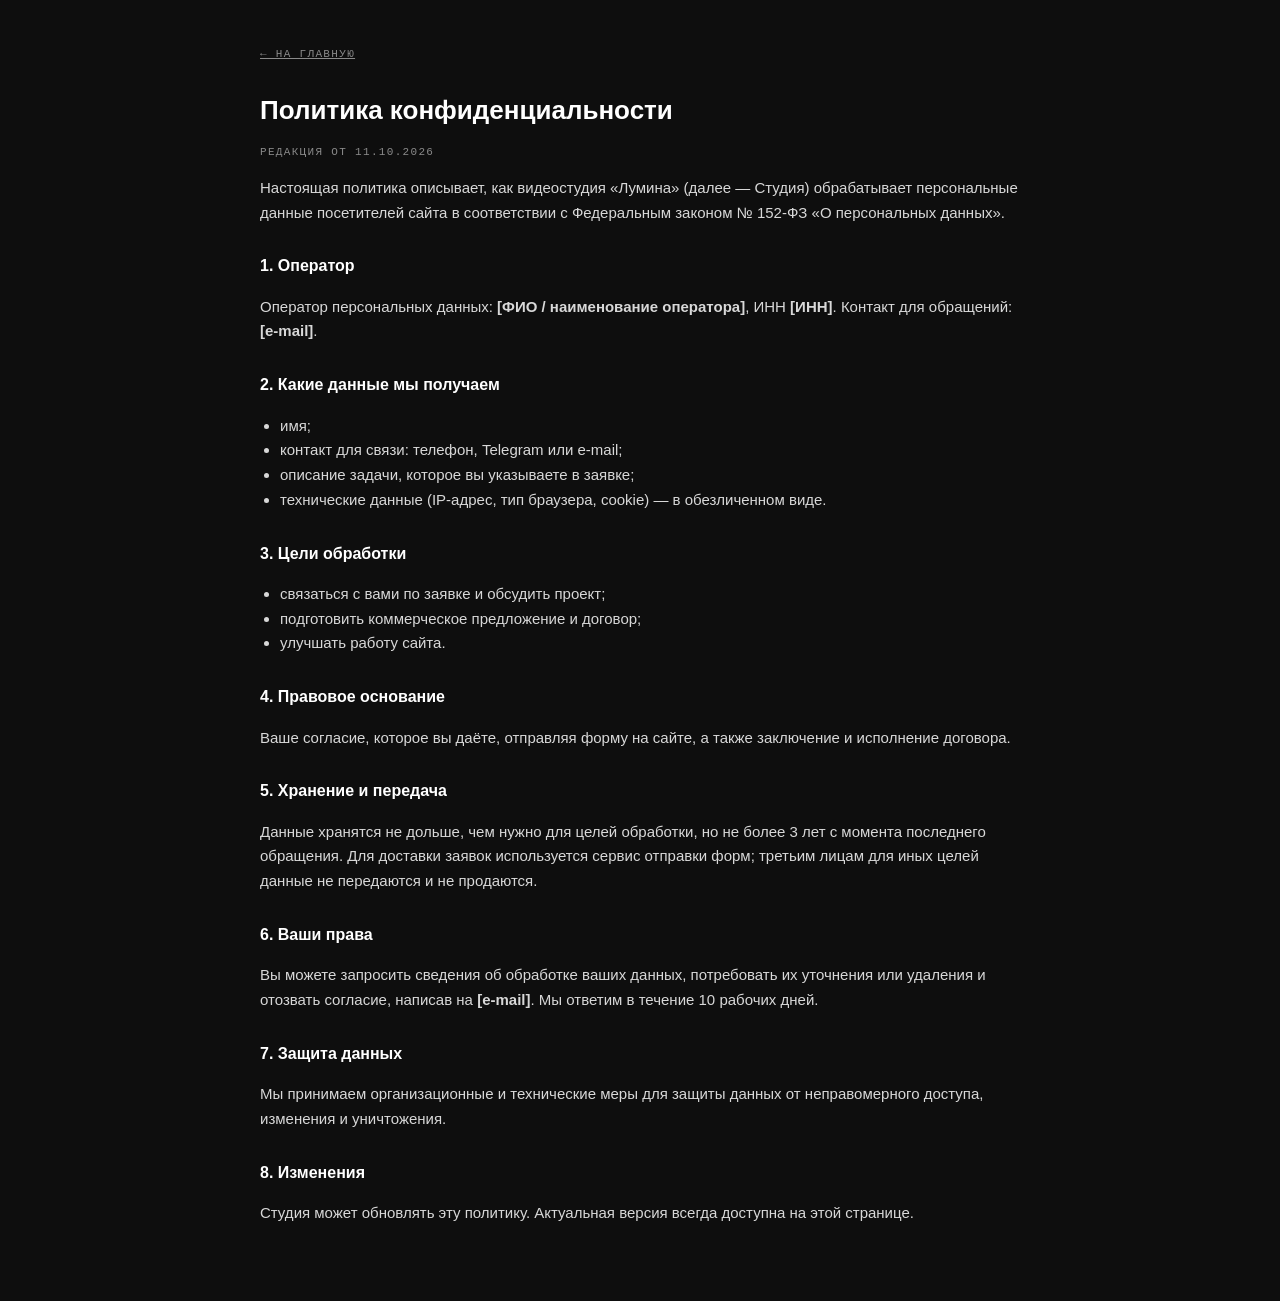
<file: privacy.html>
<!doctype html>
<html lang="ru">
<head>
<meta charset="utf-8">
<meta name="viewport" content="width=device-width,initial-scale=1">
<title>Политика конфиденциальности — Лумина</title>
<meta name="description" content="Политика обработки персональных данных видеостудии Лумина.">
<meta name="robots" content="noindex">
<link rel="icon" href="favicon.svg?v=15" type="image/svg+xml">
<style>
body{margin:0;background:#0e0e0e;color:#d8d8d8;font:15px/1.65 Inter,-apple-system,BlinkMacSystemFont,"Segoe UI",Roboto,Arial,sans-serif}
.w{max-width:760px;margin:0 auto;padding:40px 18px 60px}
a{color:#8be04e}h1{font-size:26px;color:#fff;margin:24px 0 6px}h2{font-size:16px;color:#fff;margin:28px 0 6px}
.mono{font-family:ui-monospace,Menlo,Consolas,monospace;font-size:11px;letter-spacing:.12em;text-transform:uppercase;color:#8a8a8a}
ul{padding-left:20px}
</style>
</head>
<body><div class="w">
<a href="./" class="mono">← На главную</a>
<h1>Политика конфиденциальности</h1>
<p class="mono">Редакция от 11.10.2026</p>
<p>Настоящая политика описывает, как видеостудия «Лумина» (далее — Студия) обрабатывает персональные данные посетителей сайта в соответствии с Федеральным законом № 152-ФЗ «О персональных данных».</p>
<h2>1. Оператор</h2>
<p>Оператор персональных данных: <b>[ФИО / наименование оператора]</b>, ИНН <b>[ИНН]</b>. Контакт для обращений: <b>[e-mail]</b>.</p>
<h2>2. Какие данные мы получаем</h2>
<ul><li>имя;</li><li>контакт для связи: телефон, Telegram или e-mail;</li><li>описание задачи, которое вы указываете в заявке;</li><li>технические данные (IP-адрес, тип браузера, cookie) — в обезличенном виде.</li></ul>
<h2>3. Цели обработки</h2>
<ul><li>связаться с вами по заявке и обсудить проект;</li><li>подготовить коммерческое предложение и договор;</li><li>улучшать работу сайта.</li></ul>
<h2>4. Правовое основание</h2>
<p>Ваше согласие, которое вы даёте, отправляя форму на сайте, а также заключение и исполнение договора.</p>
<h2>5. Хранение и передача</h2>
<p>Данные хранятся не дольше, чем нужно для целей обработки, но не более 3 лет с момента последнего обращения. Для доставки заявок используется сервис отправки форм; третьим лицам для иных целей данные не передаются и не продаются.</p>
<h2>6. Ваши права</h2>
<p>Вы можете запросить сведения об обработке ваших данных, потребовать их уточнения или удаления и отозвать согласие, написав на <b>[e-mail]</b>. Мы ответим в течение 10 рабочих дней.</p>
<h2>7. Защита данных</h2>
<p>Мы принимаем организационные и технические меры для защиты данных от неправомерного доступа, изменения и уничтожения.</p>
<h2>8. Изменения</h2>
<p>Студия может обновлять эту политику. Актуальная версия всегда доступна на этой странице.</p>
</div></body></html>
</file>
